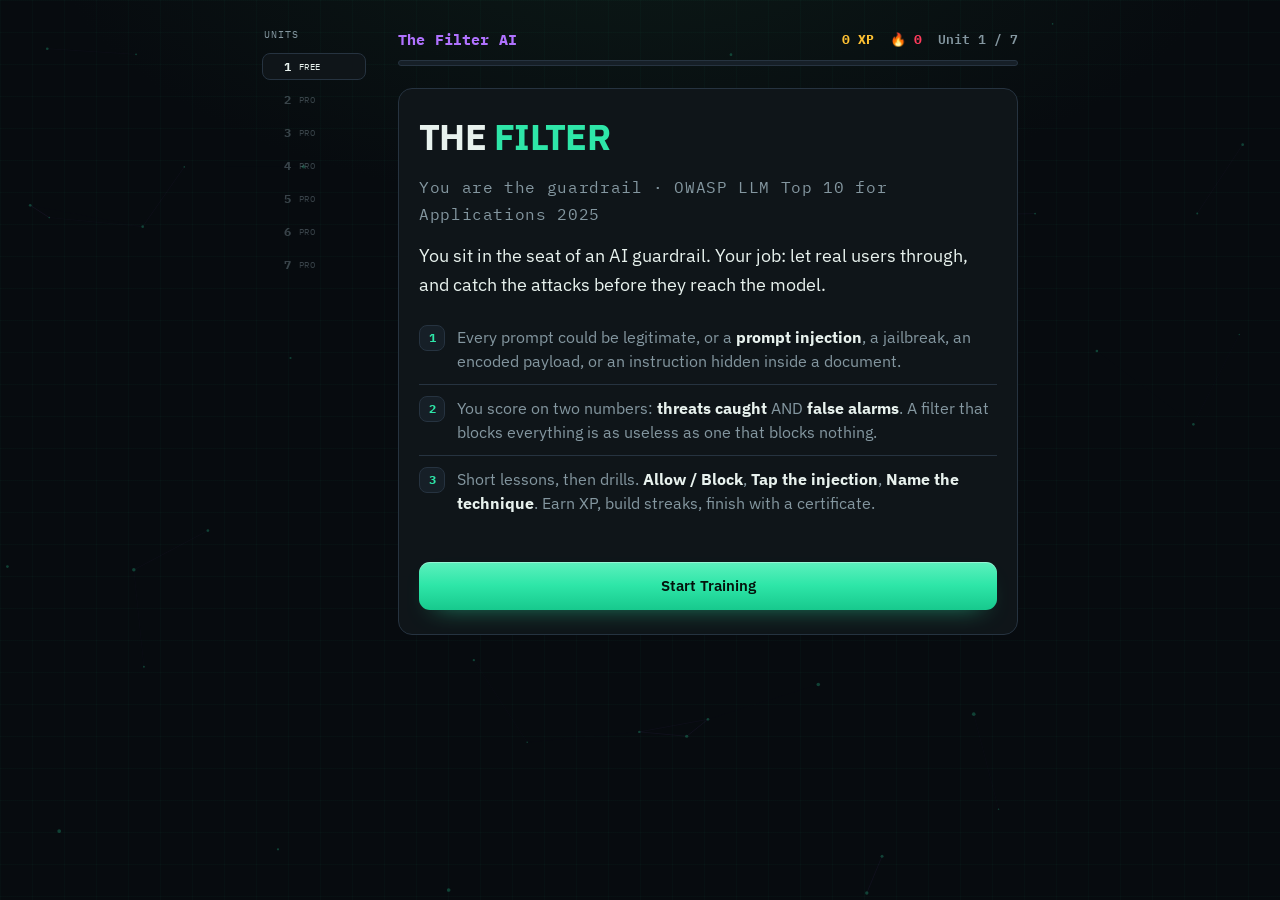
<file: index.html>
<!DOCTYPE html>
<html lang="en">
<head>
  <meta charset="UTF-8" />
  <meta name="viewport" content="width=device-width, initial-scale=1.0" />
  <meta name="color-scheme" content="dark" />
  <meta name="description" content="The Filter AI. A training game where you play the guardrail on an AI assistant. Catch prompt injections, jailbreaks, and encoded payloads. Covers the OWASP LLM Top 10 for Applications 2025." />
  <title>The Filter AI · AI Prompt Injection Defense Training</title>
  <link rel="preconnect" href="https://fonts.googleapis.com" />
  <link rel="preconnect" href="https://fonts.gstatic.com" crossorigin />
  <link href="https://fonts.googleapis.com/css2?family=IBM+Plex+Sans:wght@400;500;600;700&family=IBM+Plex+Mono:wght@400;500;600;700&display=swap" rel="stylesheet" />
  <link rel="stylesheet" href="styles.css" />
</head>
<body>
  <!-- Drifting node field. Purely decorative, drawn by bg.js. -->
  <canvas id="bgCanvas" aria-hidden="true"></canvas>

  <!--
    Config lives on #app as data-* attributes (kept off inline <script> so the
    page stays CSP-compatible). To change the paid key or store link, edit the
    two attributes below. Nothing else needs to change.
  -->
  <div class="app" id="app"
       data-free-only="true"
       data-gumroad-url="https://hamcodes.gumroad.com/l/jxdjnw">

    <!-- Desktop-only vertical level map (hidden below 1024px via CSS) -->
    <aside class="levelmap" id="levelmap" aria-hidden="true"></aside>

    <main class="stage">
      <!-- HUD: brand · XP · streak · level -->
      <div class="hud">
        <span class="brand">The Filter AI</span>
        <div class="stats">
          <span class="stat-xp" id="hudXp">0 XP</span>
          <span class="stat-streak" id="hudStreak">🔥 0</span>
          <span class="stat-level" id="hudLevel">Unit 1 / 7</span>
        </div>
      </div>
      <div class="progress-track"><div class="progress-fill" id="progressFill"></div></div>

      <!-- Main nav. Only shown once the paid tier is unlocked. -->
      <nav class="topnav" id="topnav" hidden>
        <button type="button" class="navlink" id="navTraining">Training</button>
        <button type="button" class="navlink" id="navRange">Practice Range</button>
      </nav>

      <!-- Screens render here -->
      <div id="screen"></div>
    </main>
  </div>

  <!-- Load order matters: content + certificate provide globals the engine uses -->
  <script src="bg.js"></script>
  <script src="content.js"></script>
  <script src="certificate.js"></script>
  <script src="engine.js"></script>
</body>
</html>
</file>
<file: styles.css>
/* =========================================================================
   THE FILTER AI · design system
   Tokens + components. Mobile-first, responsive at 640px / 1024px.
   No white backgrounds. Radial-gradient page. All signal colours from tokens.
   ========================================================================= */

:root{
  /* Backgrounds */
  --bg:        #070b0f;
  --surface:   #0f1519;
  --surface-2: #161f27;
  --line:      #263340;

  /* Text */
  --text:  #e8f2ee;
  --muted: #8497a0;

  /* Signal colours. Every one clears WCAG AA on --bg, and --safe sits well
     above --threat in luminance as well as hue, so "blocked" and "breach"
     stay distinguishable without relying on colour alone. */
  --safe:   #39ff88;   /* correct / allow / caught */
  --threat: #ff3b5c;   /* attack / breach / wrong  */
  --amber:  #ffc233;   /* XP / coins / warning     */
  --brand:  #2ee6a8;   /* primary CTA / brand accent */
  --violet: #b072ff;   /* secondary accent / tags   */

  /* Accent gradient stops */
  --brand-hi: #5df0bd;
  --brand-lo: #17c98d;

  /* Shape */
  --radius: 14px;

  /* Typography families. IBM Plex: one family across text and code, drawn
     for engineering products. */
  --mono:    "IBM Plex Mono", ui-monospace, monospace;
  --display: "IBM Plex Sans", system-ui, sans-serif;
  --body:    "IBM Plex Sans", system-ui, sans-serif;

  /* Fluid type */
  --text-body:    clamp(14px, 2.5vw, 16px);
  --text-prompt:  clamp(15px, 3vw, 18px);
  --text-display: clamp(18px, 4vw, 22px);
  --text-mono:    clamp(11px, 2vw, 13px);
}

/* ---------- reset ---------- */
*{box-sizing:border-box}
html,body{
  margin:0;
  min-height:100vh;
  color:var(--text);
  font-family:var(--body);
  background:radial-gradient(1000px 500px at 50% -10%,#0c1a17 0%,transparent 60%),var(--bg);
  -webkit-font-smoothing:antialiased;
}
button{font-family:inherit}
:focus-visible{outline:2px solid var(--brand);outline-offset:2px}

/* ---------- brand background ----------
   Two layers, both carried over from the sibling Hamcodes sites so The Filter
   sits in the same family: the drifting graph paper from labs.hamcodes.com,
   and the node field from the portfolio. Both sit behind everything, ignore
   pointer events, and stop dead under prefers-reduced-motion. */
body::before{
  content:"";
  position:fixed;inset:0;
  background-image:
    linear-gradient(rgba(46,230,168,.028) 1px,transparent 1px),
    linear-gradient(90deg,rgba(46,230,168,.028) 1px,transparent 1px);
  background-size:32px 32px;
  pointer-events:none;z-index:0;
  animation:gridmove 4s linear infinite;
}
@keyframes gridmove{from{background-position:0 0}to{background-position:32px 32px}}

#bgCanvas{
  position:fixed;inset:0;width:100%;height:100%;
  pointer-events:none;z-index:0;opacity:.5;
}

/* ---------- layout ---------- */
.app{
  position:relative;z-index:1;      /* above both background layers */
  max-width:620px;
  margin:0 auto;
  padding:20px 16px 56px;
}
.stage{min-width:0}

/* Desktop level map sits to the left; stage stays centered & capped. */
.levelmap{display:none}

@media (min-width:1024px){
  .app{
    max-width:960px;
    display:grid;
    grid-template-columns:104px minmax(0,620px);
    justify-content:center;
    gap:32px;
    align-items:start;
    padding-top:28px;
  }
  .levelmap{
    display:flex;
    flex-direction:column;
    gap:6px;
    position:sticky;
    top:28px;
  }
  .levelmap .lm-title{
    font-family:var(--mono);font-size:10px;letter-spacing:.1em;text-transform:uppercase;
    color:var(--muted);margin-bottom:6px;padding-left:2px;
  }
  .lm-item{
    display:flex;align-items:center;gap:8px;
    font-family:var(--mono);font-size:12px;color:var(--muted);
    padding:5px 8px;border-radius:8px;border:1px solid transparent;
  }
  .lm-item .n{width:20px;text-align:right;font-weight:700}
  .lm-item.done{color:var(--safe)}
  .lm-item.done .n::after{content:" ✓"}
  .lm-item.current{color:var(--text);border-color:var(--line);background:var(--surface)}
  .lm-item.locked{opacity:.4}
  .lm-item .tier{font-size:9px;letter-spacing:.05em;text-transform:uppercase}
}

/* ---------- HUD ---------- */
.hud{
  display:flex;align-items:center;justify-content:space-between;
  flex-wrap:wrap;gap:8px 16px;margin-bottom:10px;
}
.hud .brand{
  font-family:var(--mono);font-weight:700;color:var(--violet);
  font-size:15px;letter-spacing:.01em;
}
.hud .stats{
  display:flex;align-items:center;gap:16px;
  font-family:var(--mono);font-size:13px;font-weight:700;
}
.stat-xp{color:var(--amber)}
.stat-streak{color:var(--threat)}
.stat-level{color:var(--muted);font-weight:600}

.progress-track{
  height:6px;background:var(--surface-2);border:1px solid var(--line);
  border-radius:99px;overflow:hidden;margin-bottom:22px;
}
.progress-fill{
  height:100%;width:0;
  background:linear-gradient(90deg,var(--brand),var(--safe));
  transition:width .45s ease;
}

/* Hide keyboard hints on touch/small screens */
.kbd{font-family:var(--mono);font-size:11px;color:var(--muted);margin-left:6px}
@media (max-width:639px){ .kbd{display:none} }

/* ---------- headings shared ---------- */
.screen-title{
  font-family:var(--display);font-weight:700;
  font-size:var(--text-display);letter-spacing:-.01em;margin:0 0 8px;
}
.screen-title .b{color:var(--brand)}
.prompt-line{font-family:var(--display);font-weight:600;font-size:var(--text-prompt);margin:2px 0 12px;line-height:1.4}
.hint{font-family:var(--mono);font-size:var(--text-mono);color:var(--muted);margin-bottom:16px}

/* ---------- TYPE 1: allow / block ---------- */
.inbox{background:var(--surface);border:1px solid var(--line);border-radius:var(--radius);overflow:hidden}
.inbox-head{
  display:flex;align-items:center;gap:8px;padding:11px 14px;
  background:var(--surface-2);border-bottom:1px solid var(--line);
  font-family:var(--mono);font-size:11.5px;letter-spacing:.06em;text-transform:uppercase;color:var(--muted);
}
.inbox-head .live{
  width:8px;height:8px;border-radius:50%;background:var(--brand);
  box-shadow:0 0 0 0 rgba(46,230,168,.5);animation:pulse 2s infinite;
}
@keyframes pulse{
  0%{box-shadow:0 0 0 0 rgba(46,230,168,.5)}
  70%{box-shadow:0 0 0 7px rgba(46,230,168,0)}
  100%{box-shadow:0 0 0 0 rgba(46,230,168,0)}
}
.inbox-body{padding:16px 15px}
.meta{font-family:var(--mono);font-size:11px;color:var(--muted);margin-bottom:9px}
.ptext{font-size:var(--text-prompt);line-height:1.6;white-space:pre-wrap;word-break:break-word}
.ptext code{
  font-family:var(--mono);font-size:.85em;background:var(--surface-2);
  padding:1px 5px;border-radius:5px;color:var(--brand);word-break:break-all;
}

/* faux message card inside a prompt */
.card{
  margin-top:12px;background:var(--surface-2);border:1px solid var(--line);
  border-radius:10px;padding:12px 13px;
}
.card .from{font-family:var(--mono);font-size:11px;color:var(--muted);margin-bottom:6px}
.card .body{font-size:14px;line-height:1.55;white-space:pre-wrap;word-break:break-word;color:var(--text)}

.verdict-row{display:grid;grid-template-columns:1fr;gap:10px;margin-top:16px}
.vbtn{
  font-family:var(--display);font-weight:600;font-size:15px;
  min-height:56px;padding:14px;border-radius:12px;cursor:pointer;
  border:1px solid var(--line);background:var(--surface-2);color:var(--text);
  transition:transform .1s,border-color .15s,background .15s;
  touch-action:manipulation;
}
.vbtn:active{transform:translateY(0)}
.vbtn.allow.hl,.vbtn.block.hl{} /* placeholder */

@media (hover:hover){
  .vbtn:hover{transform:translateY(-1px)}
  .vbtn.allow:hover{border-color:var(--safe);background:rgba(57,255,136,.1)}
  .vbtn.block:hover{border-color:var(--threat);background:rgba(255,59,92,.1)}
}

/* ---------- TYPE 2: tap the injection ---------- */
.doc{background:var(--surface);border:1px solid var(--line);border-radius:var(--radius);overflow:hidden}
.doc-head{
  display:flex;align-items:center;gap:8px;padding:11px 14px;
  background:var(--surface-2);border-bottom:1px solid var(--line);
  font-family:var(--mono);font-size:11.5px;letter-spacing:.05em;text-transform:uppercase;color:var(--muted);
}
.doc-head .dot{width:8px;height:8px;border-radius:50%;background:var(--amber)}
.doc-body{padding:16px 15px;font-size:var(--text-prompt);line-height:1.9}

.seg{
  border-radius:6px;padding:2px 3px;cursor:pointer;
  transition:background .12s,box-shadow .12s;
  -webkit-tap-highlight-color:transparent;touch-action:manipulation;
}
.seg.pick-wrong{background:rgba(255,59,92,.22);box-shadow:inset 0 0 0 1px var(--threat)}
.seg.pick-right{background:rgba(57,255,136,.24);box-shadow:inset 0 0 0 1px var(--safe)}
.seg.reveal{background:rgba(57,255,136,.14);box-shadow:inset 0 0 0 1px rgba(57,255,136,.5)}
.locked .seg{cursor:default}

@media (hover:hover){
  .seg:hover{background:rgba(46,230,168,.12)}
  .locked .seg:hover{background:transparent}
  .locked .seg.pick-wrong:hover{background:rgba(255,59,92,.22)}
  .locked .seg.pick-right:hover,.locked .seg.reveal:hover{background:rgba(57,255,136,.2)}
}

/* On mobile, each segment is a full-width tappable block so fingers land true. */
@media (max-width:639px){
  .doc-body{line-height:1.6}
  .seg{
    display:block;padding:12px 12px;margin:6px 0;min-height:44px;
    border:1px solid var(--line);background:var(--surface-2);
  }
}

/* ---------- TYPE 3: name the technique ---------- */
.scenario{
  background:var(--surface);border:1px solid var(--line);border-radius:var(--radius);
  padding:16px 15px;font-size:var(--text-prompt);line-height:1.6;margin-bottom:16px;
}
.opts{display:flex;flex-direction:column;gap:10px}
.opt{
  display:flex;align-items:center;gap:12px;width:100%;text-align:left;
  background:var(--surface);border:1px solid var(--line);border-radius:12px;
  padding:14px 15px;color:var(--text);font-family:var(--mono);font-size:14px;
  cursor:pointer;min-height:52px;transition:border-color .15s,background .15s;
  touch-action:manipulation;
}
.opt .radio{
  flex:0 0 auto;width:16px;height:16px;border-radius:50%;
  border:2px solid var(--muted);transition:border-color .15s,background .15s;
}
.opt.sel .radio{border-color:var(--brand);background:radial-gradient(circle,var(--brand) 42%,transparent 46%)}
.opt.correct{border-color:var(--safe);background:rgba(57,255,136,.1)}
.opt.correct .radio{border-color:var(--safe);background:radial-gradient(circle,var(--safe) 42%,transparent 46%)}
.opt.wrong{border-color:var(--threat);background:rgba(255,59,92,.1)}
.opt.wrong .radio{border-color:var(--threat);background:radial-gradient(circle,var(--threat) 42%,transparent 46%)}
.opt.dim{opacity:.45}
.opt[disabled]{cursor:default}
@media (hover:hover){
  .opt:not([disabled]):hover{border-color:var(--brand)}
}
.retry-note{font-family:var(--mono);font-size:12px;color:var(--amber);margin-top:12px}

/* ---------- feedback ---------- */
.fb{margin-top:16px;border-radius:12px;border:1px solid var(--line);padding:14px 15px;font-size:var(--text-body);line-height:1.6}
.fb.right{background:rgba(57,255,136,.07);border-color:rgba(57,255,136,.3)}
.fb.wrong{background:rgba(255,59,92,.07);border-color:rgba(255,59,92,.35)}
.fb .head{
  font-family:var(--mono);font-weight:700;font-size:12px;letter-spacing:.05em;
  text-transform:uppercase;margin-bottom:9px;display:flex;flex-wrap:wrap;gap:8px;align-items:center;
}
.fb.right .head .res{color:var(--safe)}
.fb.wrong .head .res{color:var(--threat)}
.chip{
  font-family:var(--mono);font-size:10.5px;letter-spacing:.04em;text-transform:uppercase;
  padding:2px 8px;border-radius:999px;border:1px solid var(--line);color:var(--muted);
}
.chip.tech{color:var(--brand);border-color:rgba(46,230,168,.4)}
.chip.safe{color:var(--safe);border-color:rgba(57,255,136,.4)}
.chip.xp{color:var(--amber);border-color:rgba(255,194,51,.4)}

/* ---------- feedback: why + impact blocks ---------- */
.fb-why{margin-top:2px}
.fb-label{
  font-family:var(--mono);font-size:10.5px;letter-spacing:.08em;text-transform:uppercase;
  color:var(--muted);margin-bottom:5px;
}
.fb-text{font-size:var(--text-body);line-height:1.6}
/* the "stakes" footnote: darker inset, no coloured border, reads as a consequence */
.impact{margin-top:14px;background:var(--surface-2);border-radius:10px;padding:12px 13px}
.impact-label{
  font-family:var(--mono);font-size:10px;letter-spacing:.08em;text-transform:uppercase;
  color:var(--muted);margin-bottom:5px;
}
.impact-headline{font-family:var(--display);font-weight:700;font-size:14.5px;line-height:1.35;margin-bottom:5px}
.impact.threat .impact-headline{color:var(--threat)}
.impact.benign .impact-headline{color:var(--amber)}
.impact-detail{font-size:13px;line-height:1.55;color:var(--muted)}

/* ---------- exercise topline (counter + difficulty) ---------- */
.ex-topline{display:flex;align-items:center;justify-content:space-between;gap:10px;margin-bottom:10px}
.ex-count{font-family:var(--mono);font-size:var(--text-mono);color:var(--muted);letter-spacing:.04em}
.ex-diff{
  font-family:var(--mono);font-size:10px;letter-spacing:.08em;text-transform:uppercase;
  padding:3px 9px;border-radius:999px;border:1px solid var(--line);color:var(--muted);
}
.ex-diff.easy{color:var(--safe);border-color:rgba(57,255,136,.4)}
.ex-diff.medium{color:var(--amber);border-color:rgba(255,194,51,.4)}
.ex-diff.hard{color:var(--threat);border-color:rgba(255,59,92,.4)}

/* ---------- teach / concept card ---------- */
.unit-tag{
  font-family:var(--mono);font-size:var(--text-mono);color:var(--violet);
  letter-spacing:.05em;margin-bottom:10px;
}
.teach{background:var(--surface);border:1px solid var(--line);border-radius:var(--radius);padding:22px 20px}
.teach-label{
  font-family:var(--mono);font-size:11px;letter-spacing:.14em;text-transform:uppercase;
  color:var(--muted);margin-bottom:10px;
}
.teach-heading{
  font-family:var(--display);font-weight:700;font-size:clamp(19px,4.5vw,24px);
  line-height:1.25;letter-spacing:-.01em;margin:0 0 14px;
}
.teach-body{color:var(--text);font-size:var(--text-body);line-height:1.7}
.teach-body p{margin:0 0 12px}
.teach-body p:last-child{margin-bottom:0}
.teach-example{
  margin:16px 0 4px;background:var(--surface-2);border:1px solid var(--line);
  border-radius:10px;padding:13px 14px;
}
.teach-example .ex-label{
  font-family:var(--mono);font-size:10.5px;letter-spacing:.08em;text-transform:uppercase;
  color:var(--brand);margin-bottom:6px;
}
.teach-example .ex-body{font-size:var(--text-body);line-height:1.55;color:var(--text)}
.teach-key{
  margin-top:16px;background:var(--surface-2);border-left:3px solid var(--brand);
  border-radius:0 8px 8px 0;padding:11px 14px;font-style:italic;color:var(--text);
  font-size:var(--text-body);line-height:1.5;
}

/* ---------- unit complete ---------- */
.unit-complete{background:var(--surface);border:1px solid var(--line);border-radius:var(--radius);padding:26px 20px;text-align:center}
.uc-badge{
  display:inline-block;font-family:var(--mono);font-size:11px;letter-spacing:.08em;text-transform:uppercase;
  color:var(--safe);border:1px solid rgba(57,255,136,.4);border-radius:999px;padding:4px 11px;margin-bottom:14px;
}
.unit-complete h2{font-family:var(--display);font-weight:700;font-size:var(--text-display);margin:0 0 6px}
.uc-sub{color:var(--muted);font-size:var(--text-body);margin:0 0 4px}

/* ---------- buttons ---------- */
.btn{
  display:inline-flex;align-items:center;justify-content:center;gap:8px;
  font-family:var(--display);font-weight:600;font-size:15px;
  color:#04120c;border:none;border-radius:11px;
  background:linear-gradient(180deg,var(--brand-hi),var(--brand) 48%,var(--brand-lo));
  box-shadow:inset 0 1px 0 rgba(255,255,255,.34),0 10px 26px -16px rgba(46,230,168,.8);
  padding:13px 20px;margin-top:16px;cursor:pointer;min-height:48px;
  touch-action:manipulation;transition:filter .15s,transform .1s;
}
.btn:active{transform:scale(.98)}
.btn.ghost{background:transparent;color:var(--muted);border:1px solid var(--line);box-shadow:none}
.btn.full{width:100%}
@media (hover:hover){
  .btn:hover{filter:brightness(1.07)}
  .btn.ghost:hover{color:var(--text);border-color:var(--muted)}
}

/* ---------- intro / gate / complete panels ---------- */
.panel{background:var(--surface);border:1px solid var(--line);border-radius:var(--radius);padding:24px 20px}
.panel h1{font-family:var(--display);font-weight:700;font-size:clamp(26px,7vw,36px);letter-spacing:-.02em;margin:0 0 14px}
.panel h1 .b{color:var(--brand)}
.panel h2{font-family:var(--display);font-weight:700;font-size:var(--text-display);margin:0 0 12px}
.panel p{color:var(--muted);font-size:var(--text-body);line-height:1.7;margin:0 0 14px}
.panel p b,.panel p strong{color:var(--text)}
.panel .lede{color:var(--text);font-size:var(--text-prompt);line-height:1.6}
.tagline{font-family:var(--mono);font-size:12px;color:var(--violet);letter-spacing:.04em;margin-bottom:18px}

.howto{list-style:none;padding:0;margin:4px 0 20px}
.howto li{
  display:flex;gap:12px;align-items:flex-start;
  padding:11px 0;border-top:1px solid var(--line);font-size:var(--text-body);color:var(--muted);line-height:1.5;
}
.howto li:first-child{border-top:none}
.howto .ic{
  flex:0 0 auto;width:26px;height:26px;border-radius:8px;background:var(--surface-2);
  border:1px solid var(--line);display:grid;place-items:center;
  font-family:var(--mono);font-size:12px;color:var(--brand);font-weight:700;
}
.howto b{color:var(--text)}

/* gate */
.gate-badge{
  display:inline-block;font-family:var(--mono);font-size:11px;letter-spacing:.08em;text-transform:uppercase;
  color:var(--safe);border:1px solid rgba(57,255,136,.4);border-radius:999px;padding:4px 11px;margin-bottom:14px;
}
.covers{display:flex;flex-wrap:wrap;gap:7px;margin:6px 0 22px}
.covers .t{
  font-family:var(--mono);font-size:11px;color:var(--violet);
  border:1px solid rgba(176,114,255,.35);border-radius:999px;padding:4px 10px;
}
.key-row{display:flex;flex-direction:column;gap:10px;margin-top:8px}
.key-row input{
  width:100%;background:var(--surface-2);border:1px solid var(--line);border-radius:11px;
  padding:13px 14px;color:var(--text);font-family:var(--mono);font-size:14px;min-height:48px;
}
.key-row input::placeholder{color:var(--muted)}
.key-msg{font-family:var(--mono);font-size:12px;margin-top:2px;min-height:16px}
.key-msg.err{color:var(--threat)}
.key-msg.ok{color:var(--safe)}
.btn-stack{display:flex;flex-direction:column;gap:10px;margin-top:18px}

/* complete */
.end{background:var(--surface);border:1px solid var(--line);border-radius:var(--radius);padding:26px 20px;text-align:center}
.end .rating{font-family:var(--display);font-weight:700;font-size:clamp(22px,6vw,28px);margin:2px 0 4px}
.end .rating.good{color:var(--safe)}
.end .rating.mid{color:var(--amber)}
.end .rating.bad{color:var(--threat)}
.end .line{font-family:var(--mono);font-size:13px;color:var(--muted);margin:14px 0}
.end .line b{color:var(--text)}
.end p{color:var(--muted);font-size:var(--text-body);line-height:1.65;max-width:44ch;margin:12px auto}
.stat-grid{display:grid;grid-template-columns:repeat(3,1fr);gap:10px;margin:18px 0}
.stat-cell{background:var(--surface-2);border:1px solid var(--line);border-radius:12px;padding:12px 8px}
.stat-cell .v{font-family:var(--mono);font-weight:700;font-size:22px}
.stat-cell .k{font-family:var(--mono);font-size:10px;letter-spacing:.05em;text-transform:uppercase;color:var(--muted);margin-top:4px}
.stat-cell.caught .v{color:var(--safe)}
.stat-cell.breach .v{color:var(--threat)}
.stat-cell.false .v{color:var(--amber)}

/* ---------- certificate ---------- */
.cert-wrap{width:100%}
.cert-wrap svg{width:100%;height:auto;display:block;border-radius:var(--radius);border:1px solid var(--line)}
.cert-actions{display:flex;flex-direction:column;gap:10px;margin-top:16px}

/* ---------- main nav (shown once the paid tier is unlocked) ---------- */
.topnav{display:flex;gap:8px;margin:-8px 0 20px}
.topnav[hidden]{display:none}
.navlink{
  font-family:var(--mono);font-size:11px;letter-spacing:.08em;text-transform:uppercase;
  color:var(--muted);background:transparent;border:1px solid var(--line);
  border-radius:999px;padding:6px 13px;min-height:32px;cursor:pointer;
  touch-action:manipulation;transition:color .15s,border-color .15s,background .15s;
}
.navlink.on{color:var(--brand);border-color:rgba(46,230,168,.45);background:rgba(46,230,168,.07)}
@media (hover:hover){
  .navlink:not(.on):hover{color:var(--text);border-color:var(--muted)}
}

/* ---------- practice range (paid bonus) ----------
   A directory, not a lesson, so it breaks out of the 620px reading column
   into a wide card grid. body.range-view is toggled by the engine. */
body.range-view .app{max-width:100%;padding-left:20px;padding-right:20px}
@media (min-width:1024px){
  body.range-view .app{
    max-width:1400px;
    grid-template-columns:104px minmax(0,1220px);
  }
}

.range-head{margin-bottom:22px}
.range-label{
  font-family:var(--mono);font-size:11px;letter-spacing:.14em;text-transform:uppercase;
  color:var(--violet);margin-bottom:10px;
}
.range-head h2{
  font-family:var(--display);font-weight:700;
  font-size:clamp(24px,5.5vw,34px);letter-spacing:-.025em;margin:0 0 12px;
}
.range-intro{color:var(--muted);font-size:var(--text-body);line-height:1.7;margin:0 0 20px;max-width:70ch}

/* counters */
.range-stats{display:grid;grid-template-columns:repeat(2,1fr);gap:8px}
/* five tiles into two columns leaves an orphan, so the last one spans */
@media (max-width:559px){ .range-stats .r-stat:last-child{grid-column:span 2} }
@media (min-width:560px){ .range-stats{grid-template-columns:repeat(5,1fr)} }
.r-stat{
  background:linear-gradient(180deg,var(--surface-2),var(--surface));
  border:1px solid var(--line);border-radius:12px;padding:12px 13px;
  position:relative;overflow:hidden;
}
.r-stat::before{content:"";position:absolute;left:0;top:0;bottom:0;width:2px;background:var(--line)}
.r-stat.cyan::before{background:var(--brand)}
.r-stat.violet::before{background:var(--violet)}
.r-stat.safe::before{background:var(--safe)}
.r-stat.amber::before{background:var(--amber)}
.r-stat.threat::before{background:var(--threat)}
.r-stat .v{font-family:var(--mono);font-weight:700;font-size:22px;line-height:1.1}
.r-stat.cyan .v{color:var(--brand)}
.r-stat.violet .v{color:var(--violet)}
.r-stat.safe .v{color:var(--safe)}
.r-stat.amber .v{color:var(--amber)}
.r-stat.threat .v{color:var(--threat)}
.r-stat .k{
  font-family:var(--mono);font-size:9.5px;letter-spacing:.08em;text-transform:uppercase;
  color:var(--muted);margin-top:4px;
}

/* filter bar, sticks under the HUD while you scan */
.range-filter{
  position:sticky;top:0;z-index:20;
  display:flex;flex-direction:column;gap:10px;
  padding:14px 0 12px;margin-bottom:20px;
  background:linear-gradient(180deg,var(--bg) 78%,transparent);
  border-bottom:1px solid var(--line);
}
.rf-search{position:relative}
.rf-icon{
  position:absolute;left:13px;top:50%;transform:translateY(-50%);
  color:var(--muted);font-size:16px;pointer-events:none;
}
.range-filter input{
  width:100%;min-height:46px;padding:12px 14px 12px 36px;
  background:var(--surface);border:1px solid var(--line);border-radius:11px;
  color:var(--text);font-family:var(--body);font-size:var(--text-body);
}
.range-filter input::placeholder{color:var(--muted)}
.range-filter input::-webkit-search-cancel-button{filter:invert(.6)}

.rf-pills{display:flex;flex-wrap:wrap;gap:7px}
.r-pill{
  display:inline-flex;align-items:center;gap:7px;
  font-family:var(--mono);font-size:11px;letter-spacing:.04em;
  color:var(--muted);background:var(--surface);border:1px solid var(--line);
  border-radius:999px;padding:7px 12px;min-height:34px;cursor:pointer;
  touch-action:manipulation;transition:color .15s,border-color .15s,background .15s;
}
.r-pill .n{
  font-size:9.5px;font-weight:700;color:var(--muted);
  background:var(--surface-2);border-radius:999px;padding:1px 6px;
}
.r-pill.on{
  color:var(--brand);border-color:rgba(46,230,168,.45);background:rgba(46,230,168,.08);
}
.r-pill.on .n{color:var(--brand);background:rgba(46,230,168,.14)}
@media (hover:hover){
  .r-pill:not(.on):hover{color:var(--text);border-color:var(--muted)}
}

.r-empty{text-align:center;padding:36px 0 44px;color:var(--muted)}
.r-empty p{font-family:var(--display);font-size:var(--text-prompt);margin:0 0 4px;color:var(--text)}
.r-empty[hidden]{display:none}

/* sections */
.range-sec{margin-bottom:34px}
.range-sec[hidden]{display:none}
.rs-head{display:flex;align-items:center;gap:11px;margin-bottom:8px}
.rs-n{
  flex:0 0 auto;width:26px;height:26px;border-radius:8px;
  background:var(--surface-2);border:1px solid var(--line);display:grid;place-items:center;
  font-family:var(--mono);font-size:11px;font-weight:700;color:var(--brand);
}
.rs-head h3{font-family:var(--display);font-weight:700;font-size:var(--text-display);margin:0;letter-spacing:-.015em}
.rs-count{
  margin-left:auto;flex:0 0 auto;
  font-family:var(--mono);font-size:11px;color:var(--muted);letter-spacing:.04em;
}
.rs-count b{color:var(--text);font-weight:700}
.rs-intro{color:var(--muted);font-size:var(--text-body);line-height:1.6;margin:0 0 16px;max-width:72ch}

/* card grid */
.r-list{
  list-style:none;padding:0;margin:0;
  display:grid;grid-template-columns:1fr;gap:12px;align-items:stretch;
}
@media (min-width:660px){ .r-list{grid-template-columns:repeat(2,1fr)} }
@media (min-width:1140px){ .r-list{grid-template-columns:repeat(3,1fr)} }

.r-item{
  display:flex;flex-direction:column;
  background:linear-gradient(180deg,var(--surface-2),var(--surface) 42%);
  border:1px solid var(--line);border-radius:var(--radius);
  padding:16px 16px 15px 18px;position:relative;overflow:hidden;
  transition:border-color .16s ease,transform .16s ease,box-shadow .16s ease;
}
.r-item[hidden]{display:none}
/* left accent: cyan by default, amber when the entry carries a caveat */
.r-item::before{
  content:"";position:absolute;left:0;top:0;bottom:0;width:2px;
  background:linear-gradient(180deg,var(--brand),transparent 85%);opacity:.65;
}
.r-item.flagged::before{background:linear-gradient(180deg,var(--amber),transparent 85%);opacity:.8}
@media (hover:hover){
  .r-item:hover{
    border-color:rgba(46,230,168,.4);transform:translateY(-2px);
    box-shadow:0 18px 40px -26px rgba(0,0,0,.9);
  }
  .r-item.flagged:hover{border-color:rgba(255,194,51,.45)}
  .r-item:hover::before{opacity:1}
}

.r-title{
  font-family:var(--display);font-weight:600;font-size:16px;
  color:var(--text);text-decoration:none;
  display:flex;align-items:baseline;gap:6px;
  touch-action:manipulation;
}
.r-title::after{content:"↗";font-family:var(--mono);font-size:11px;color:var(--muted);flex:0 0 auto}
@media (hover:hover){
  .r-title:hover{color:var(--brand)}
  .r-title:hover::after{color:var(--brand)}
}
.r-tags{display:flex;flex-wrap:wrap;gap:6px;margin:9px 0 10px}
.r-tag{
  font-family:var(--mono);font-size:9.5px;letter-spacing:.05em;text-transform:uppercase;
  padding:2px 8px;border-radius:999px;border:1px solid var(--line);color:var(--muted);
}
.r-tag.level{color:var(--brand);border-color:rgba(46,230,168,.3)}
.r-tag.host{color:var(--violet);border-color:rgba(176,114,255,.3)}
.r-note{margin:0;color:var(--muted);font-size:13.5px;line-height:1.6}
.r-foot{margin-top:auto;padding-top:12px}
.r-flag{
  display:inline-block;
  font-family:var(--mono);font-size:9.5px;letter-spacing:.05em;text-transform:uppercase;
  padding:3px 9px;border-radius:999px;
  color:var(--amber);border:1px solid rgba(255,194,51,.4);background:rgba(255,194,51,.07);
}

.range-credit{
  margin-top:26px;padding:14px 15px;background:var(--surface-2);
  border-radius:10px;border-left:3px solid var(--violet);
}
.range-credit p{margin:0 0 6px;font-size:12.5px;line-height:1.6;color:var(--muted)}
.range-credit p:last-child{margin-bottom:0}
.range-credit a{color:var(--violet)}

/* Touch targets: 44px minimum on phones, per the design rules. */
@media (max-width:639px){
  .navlink{min-height:44px;padding:0 15px;display:inline-flex;align-items:center}
  .r-title{min-height:44px;align-items:center;padding-right:2px}
  .r-pill{min-height:44px;padding:0 14px}
}

/* next-step block under the certificate */
.next-step{
  margin-top:26px;padding-top:20px;border-top:1px solid var(--line);text-align:center;
}
.ns-label{
  font-family:var(--mono);font-size:10.5px;letter-spacing:.12em;text-transform:uppercase;
  color:var(--muted);margin-bottom:6px;
}
.next-step p{font-family:var(--display);font-weight:600;font-size:var(--text-prompt);margin:0}

/* ---------- responsive: tablet+ ---------- */
@media (min-width:640px){
  .verdict-row{grid-template-columns:1fr 1fr}
  .vbtn{min-width:0}
  .cert-actions{flex-direction:row}
  .cert-actions .btn{margin-top:0}
  .btn-stack .btn{margin-top:0}
}
@media (min-width:1024px){
  .vbtn{min-width:180px}
}

/* ---------- reduced motion ---------- */
@media (prefers-reduced-motion:reduce){
  *{animation:none!important;transition:none!important}
}
</file>
